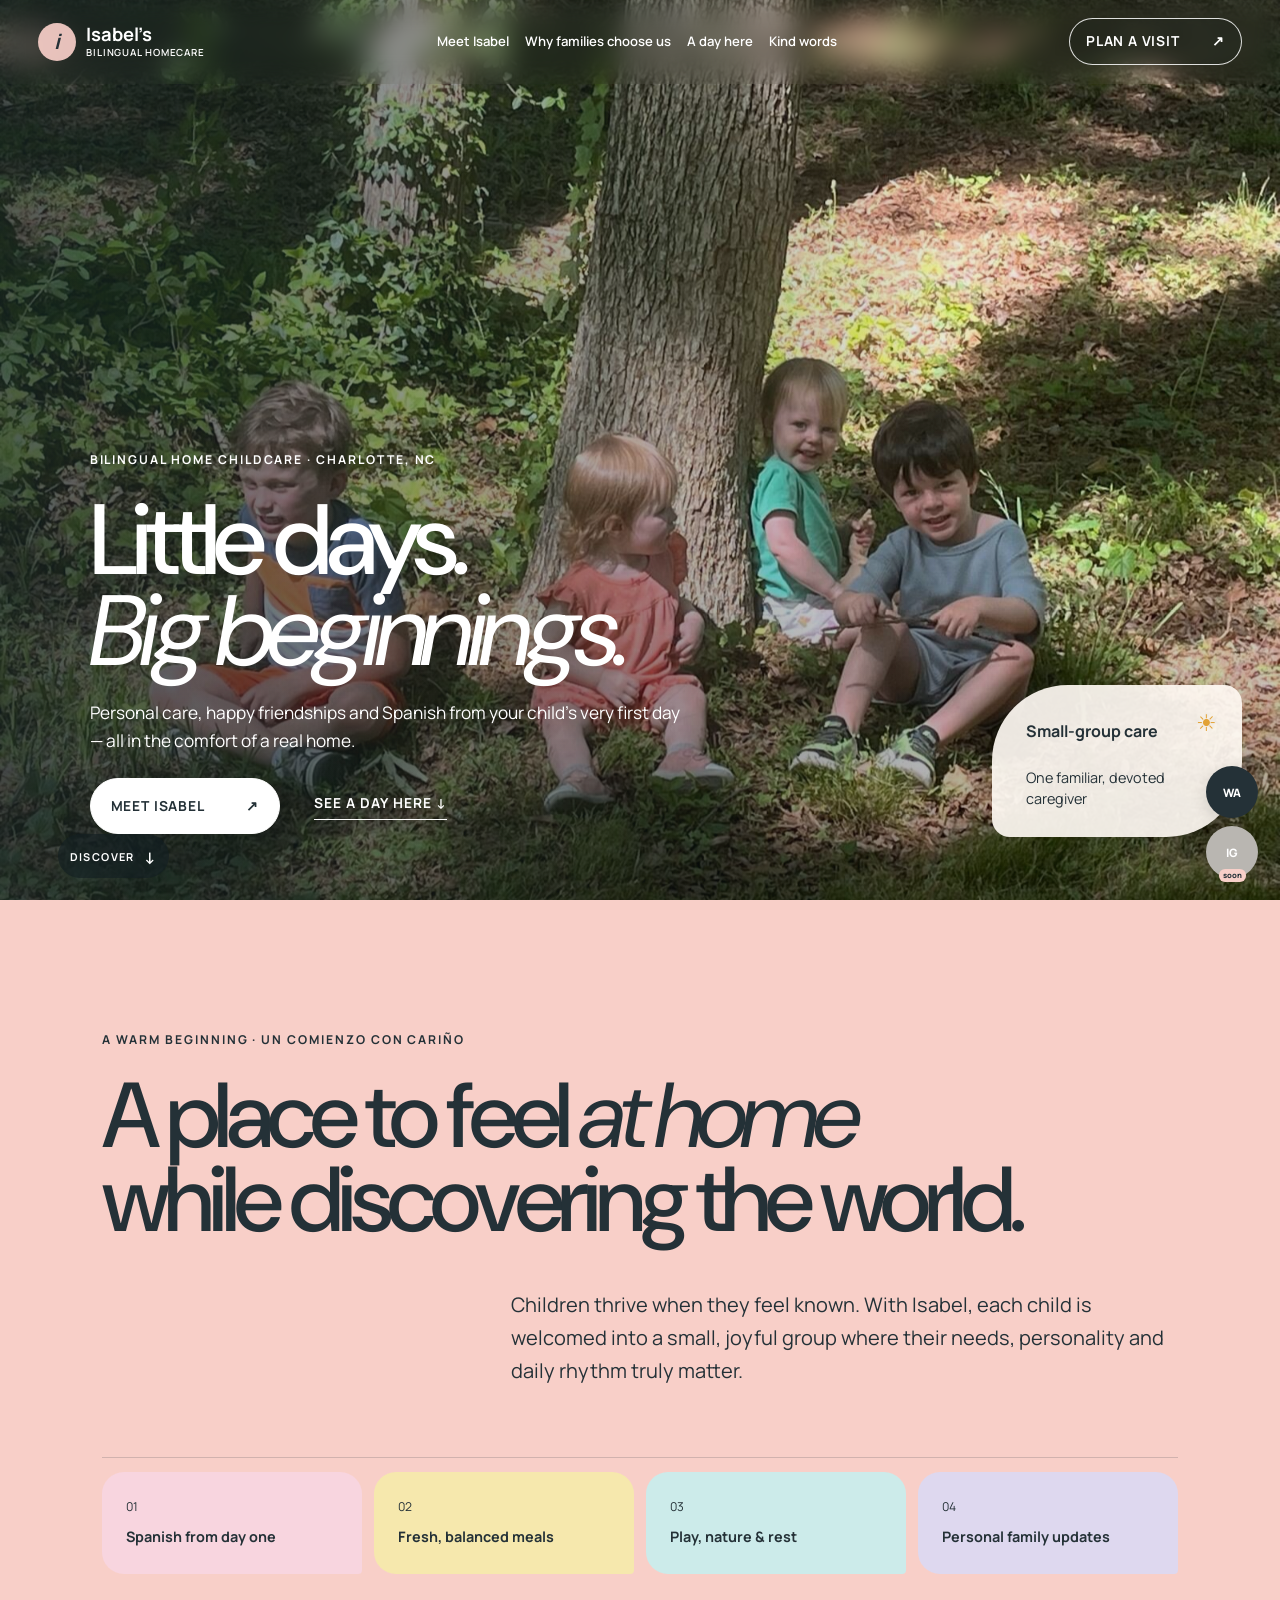
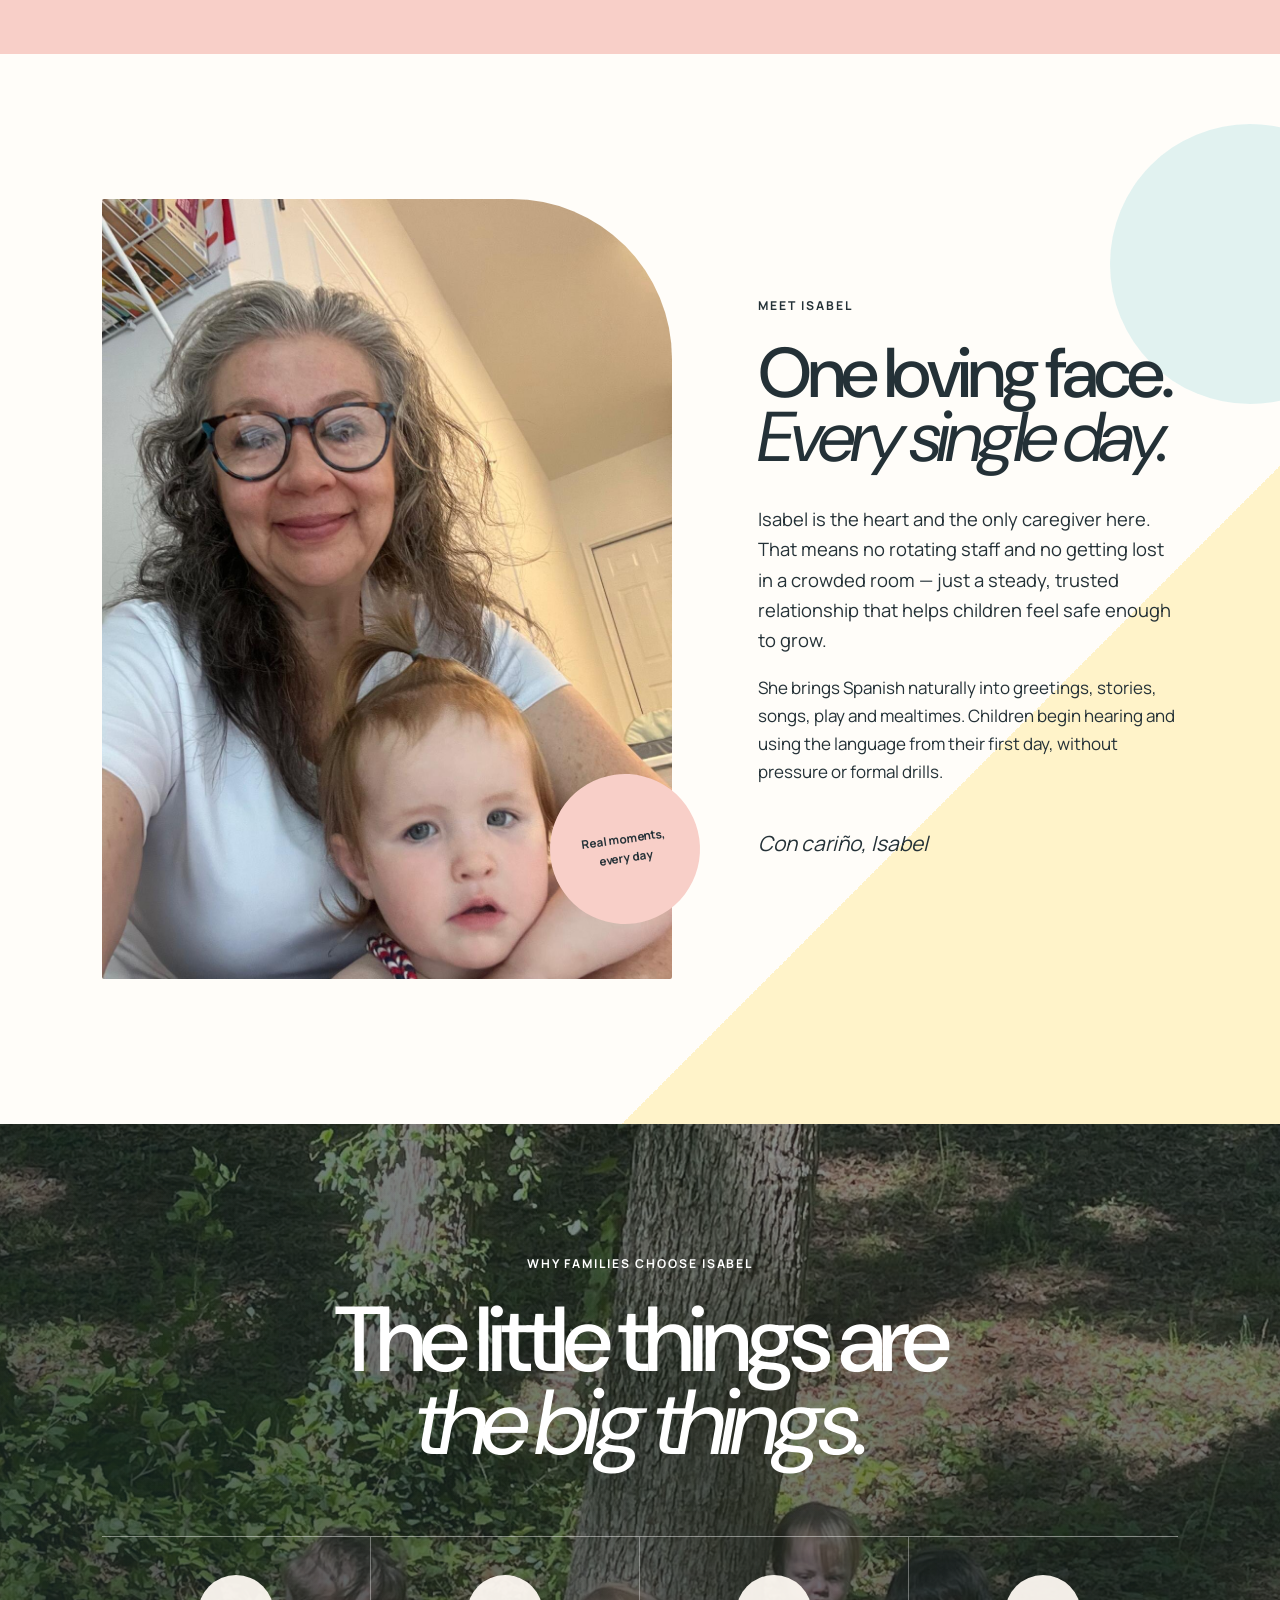
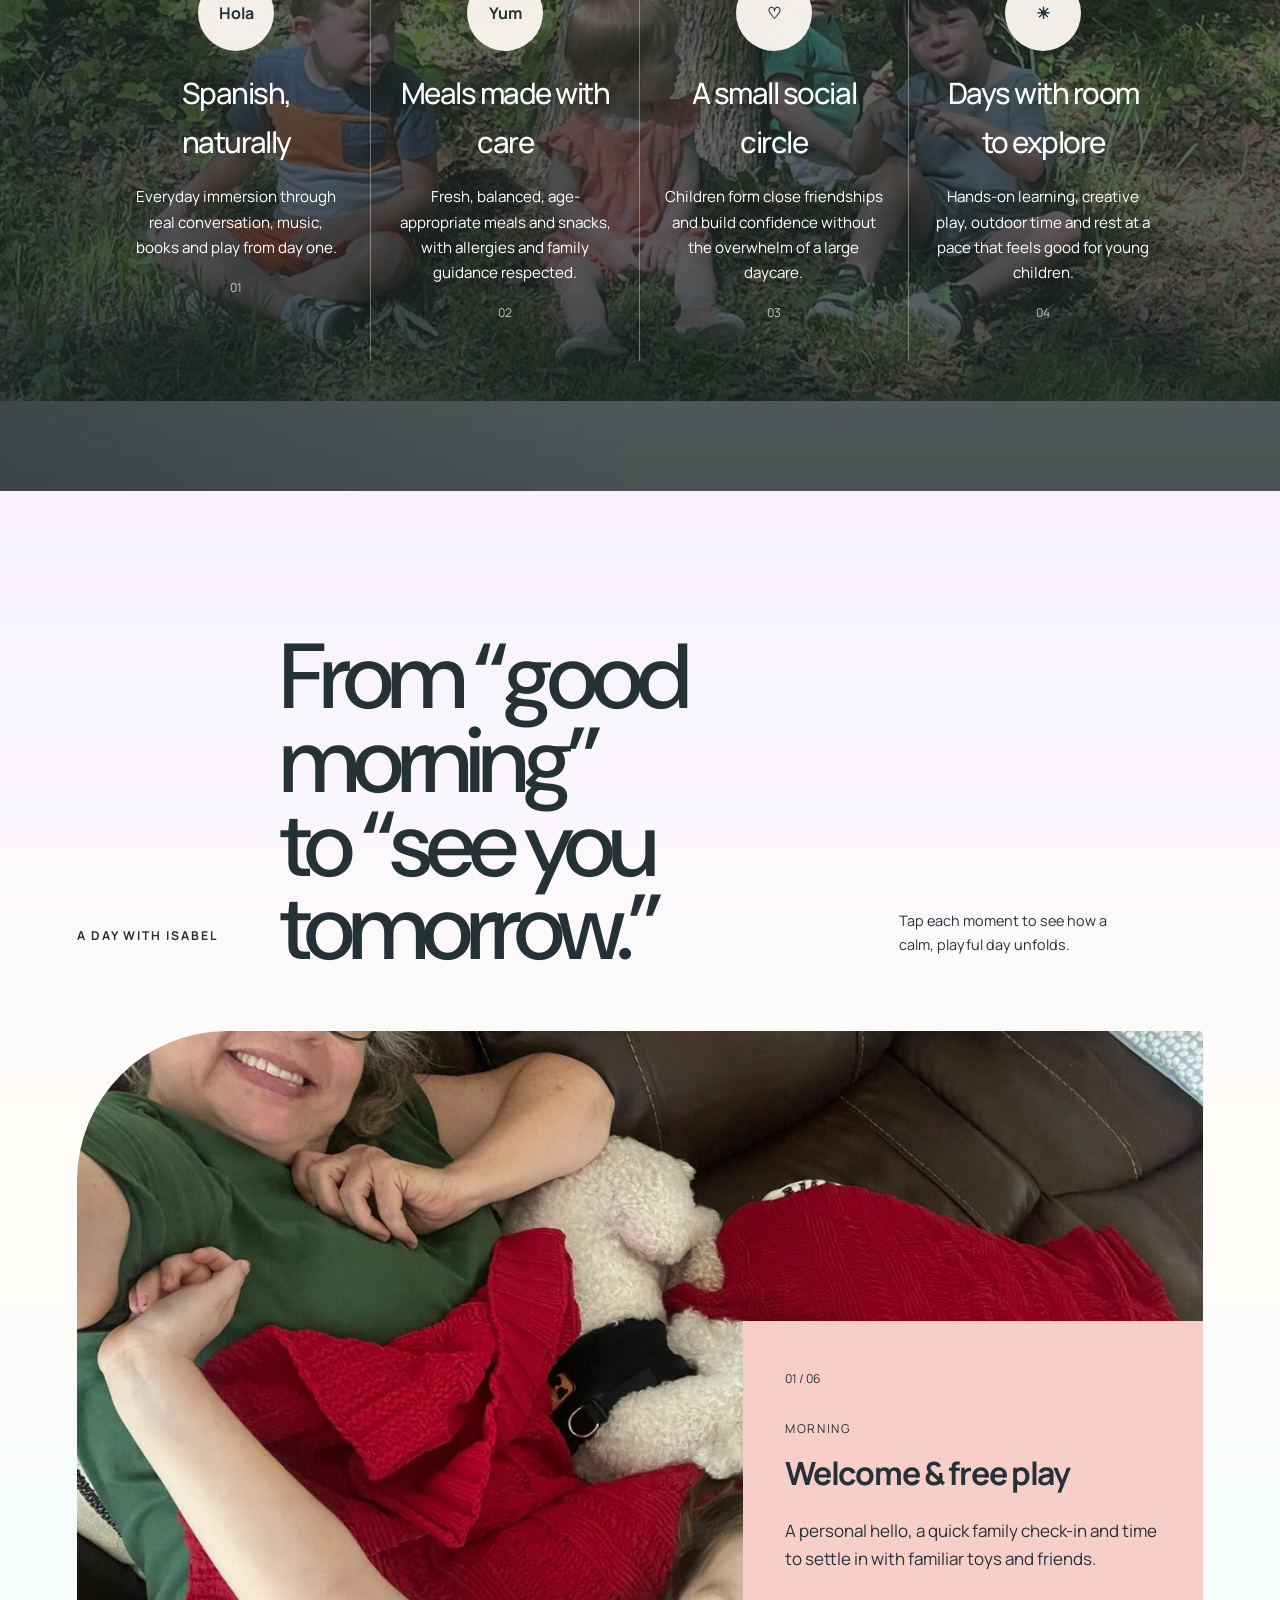
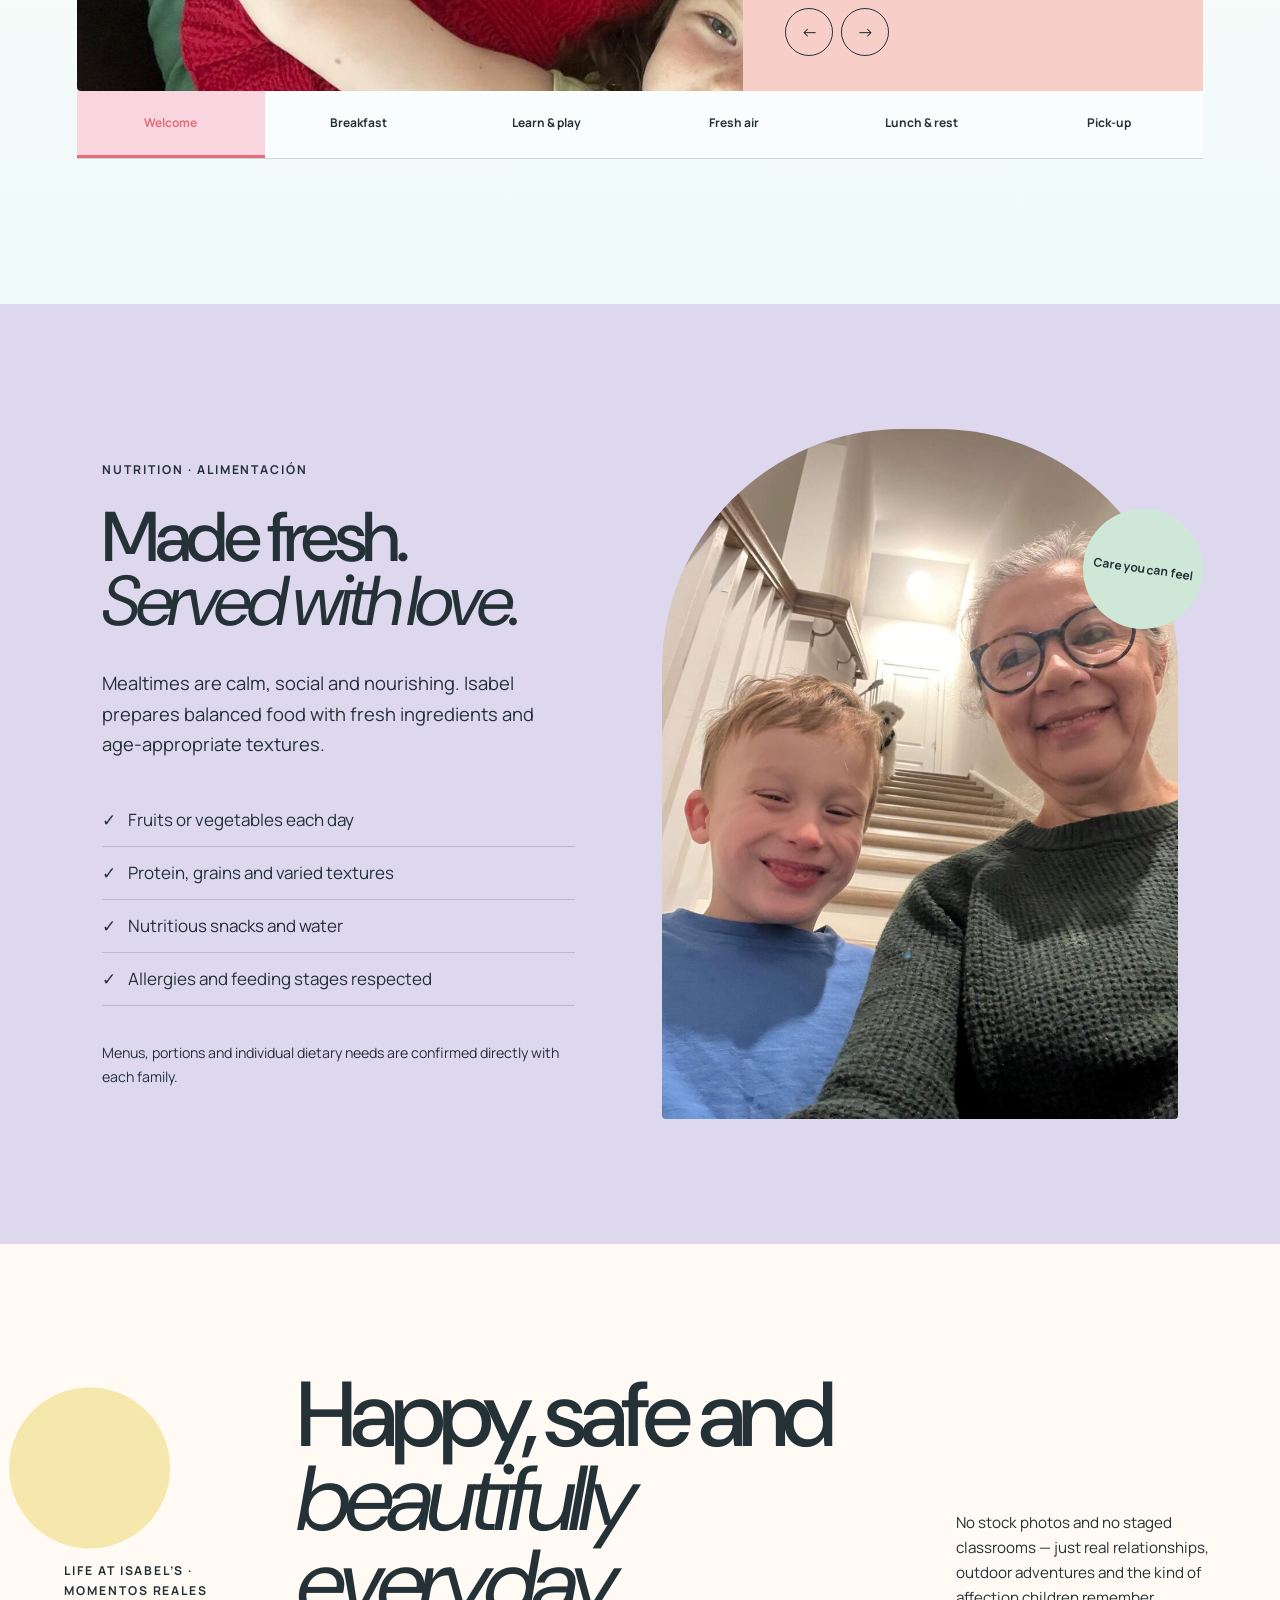
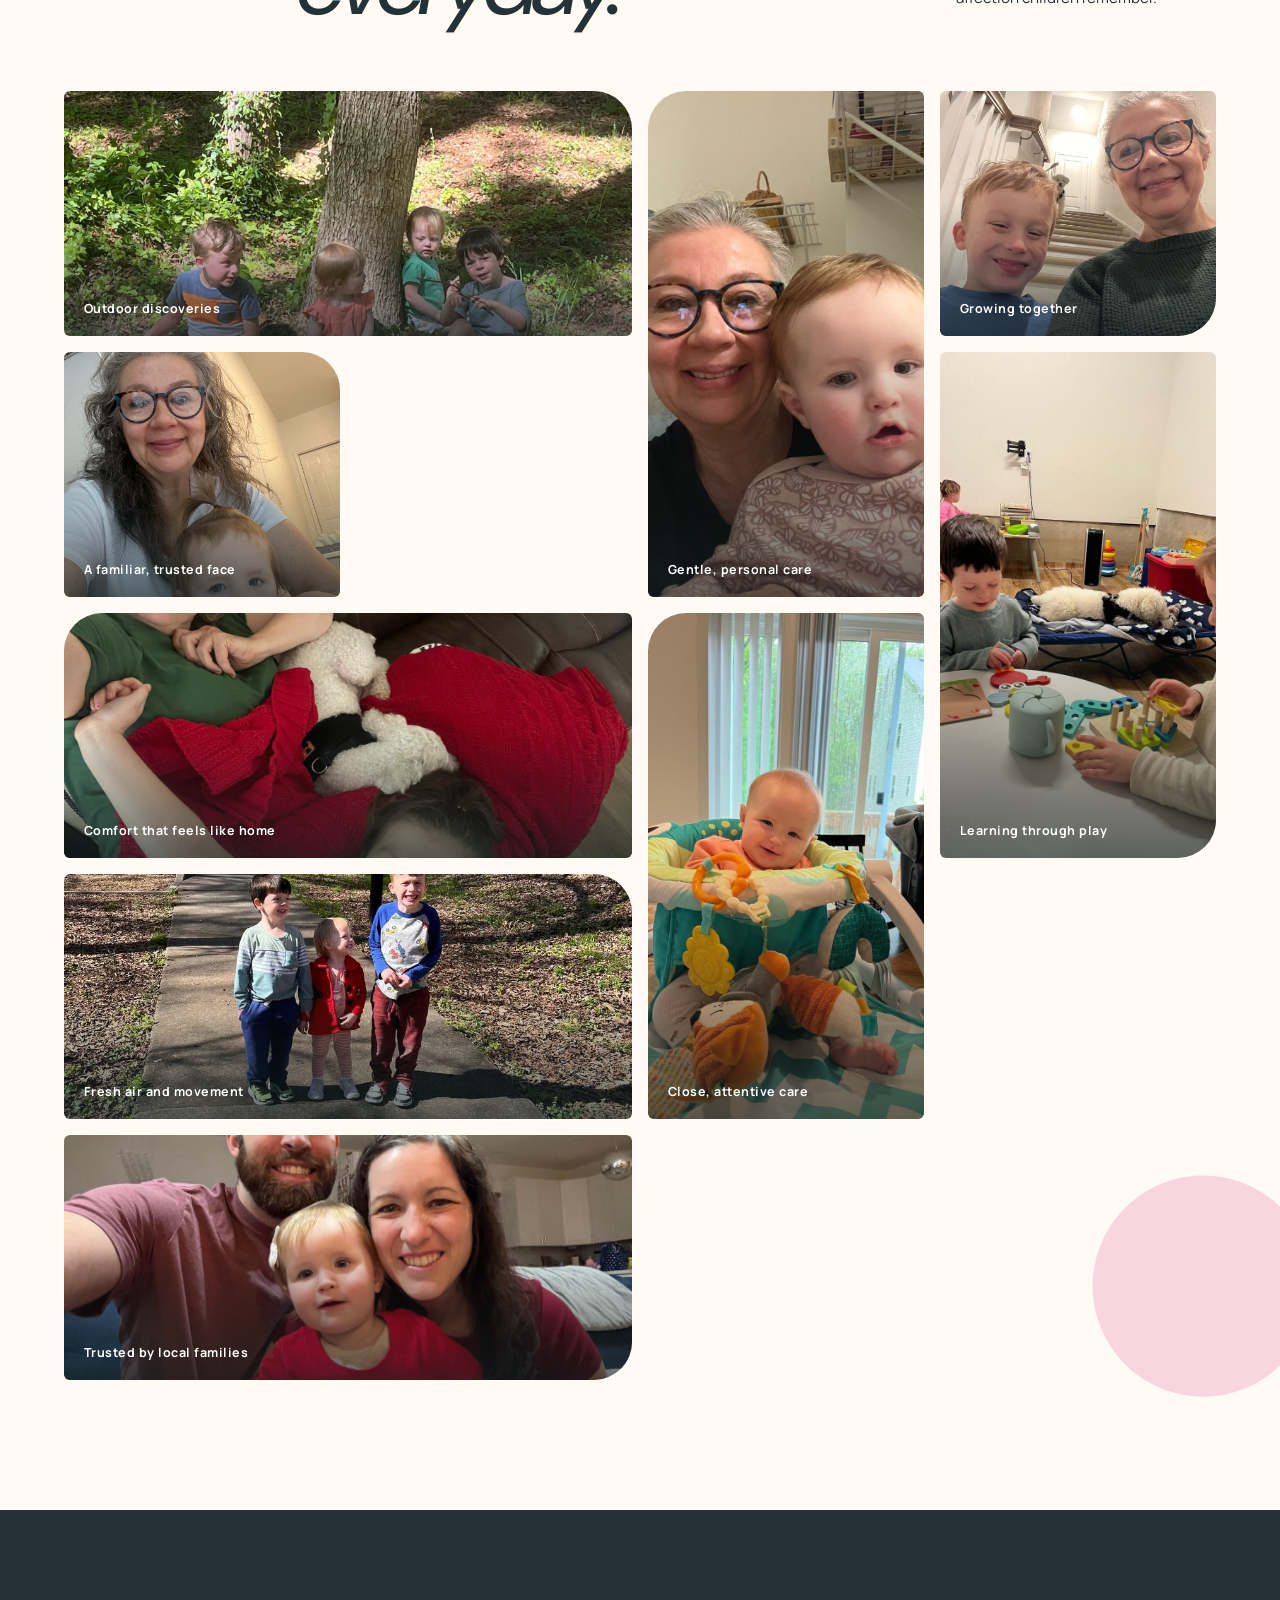
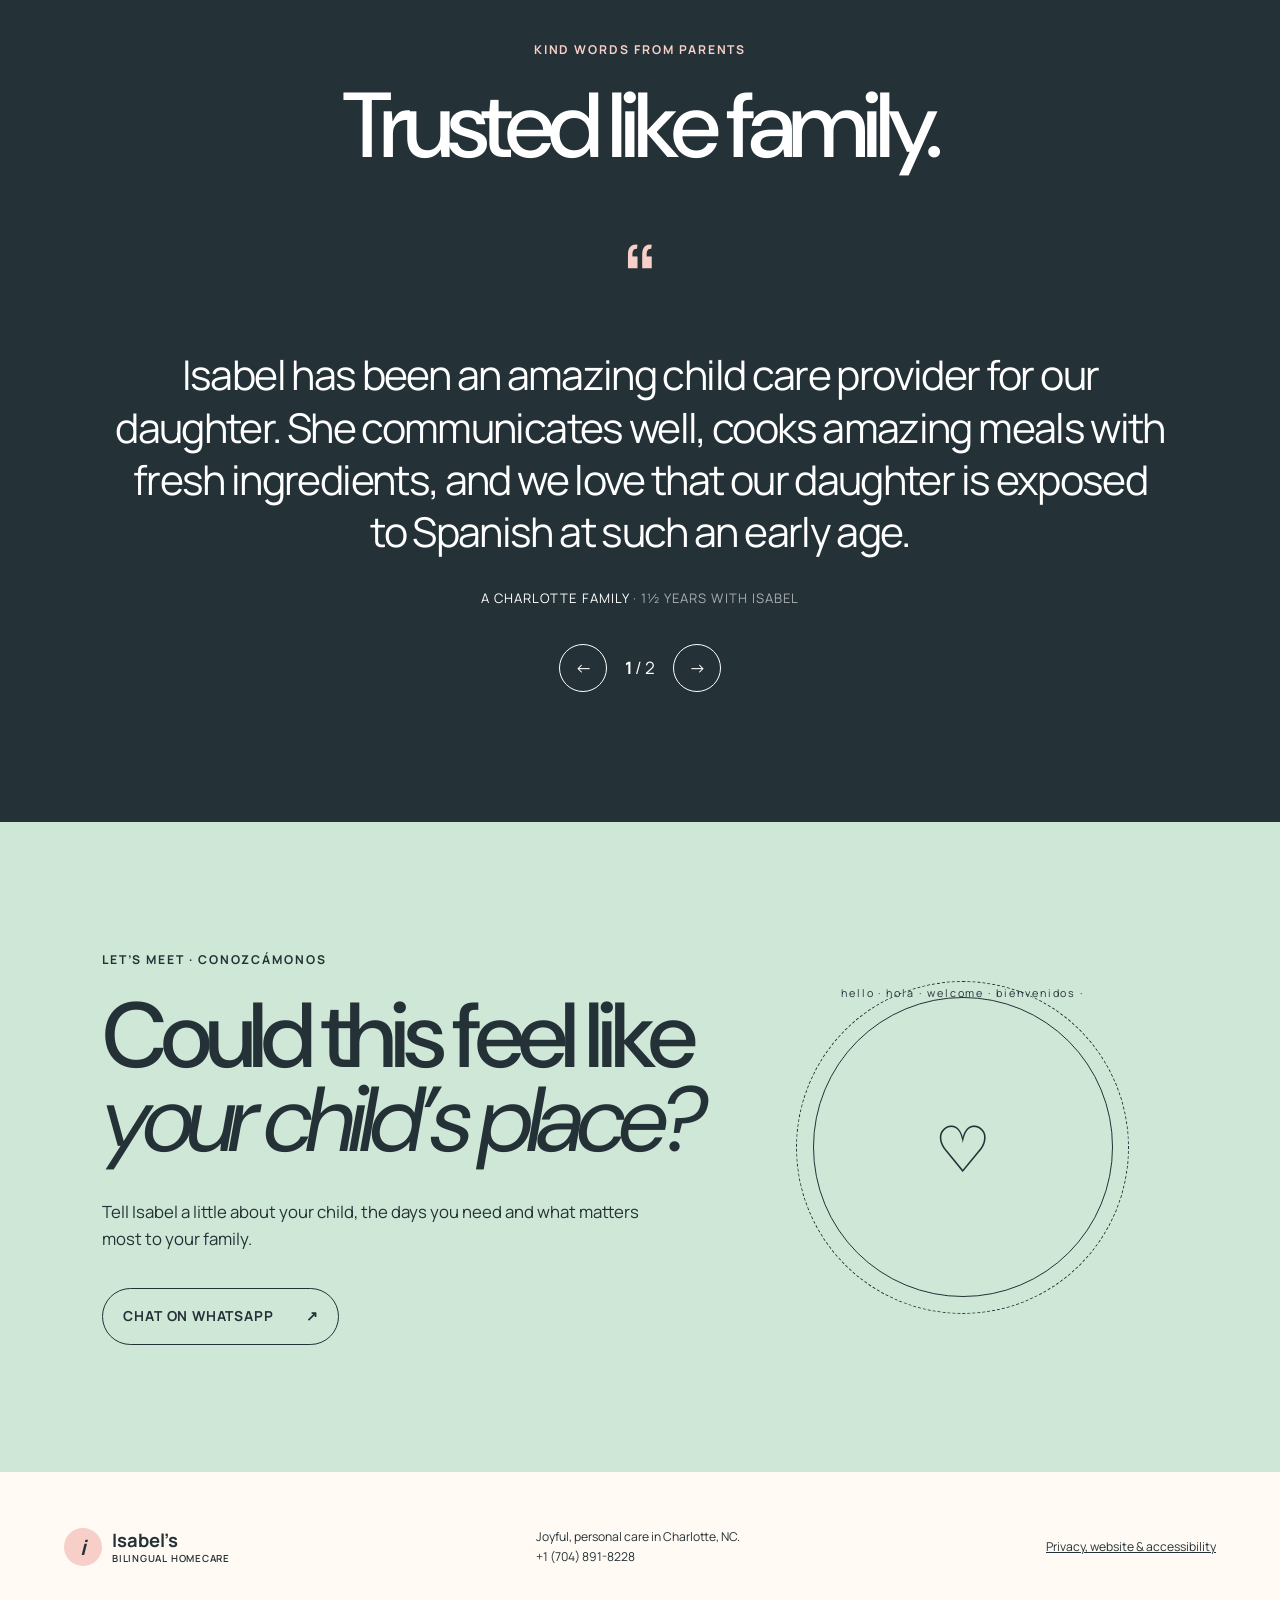
<file: index.html>
<!doctype html>
<html lang="en">
  <head>
    <meta charset="utf-8" />
    <meta name="viewport" content="width=device-width,initial-scale=1" />
    <title>Isabel’s Bilingual Homecare | Charlotte, NC</title>
    <meta
      name="description"
      content="Joyful, small-group bilingual childcare in Charlotte with Spanish from day one, balanced meals and personal care from Isabel."
    />
    <meta name="theme-color" content="#f8cfc8" />
    <link rel="preconnect" href="https://fonts.googleapis.com" />
    <link rel="preconnect" href="https://fonts.gstatic.com" crossorigin />
    <link
      href="https://fonts.googleapis.com/css2?family=DM+Sans:wght@400;500;600;700&family=Manrope:wght@400;500;600;700&display=swap"
      rel="stylesheet"
    />
    <link rel="stylesheet" href="styles.css?v=5" />
  </head>
  <body>
    <a class="skip" href="#main">Skip to content</a>
    <header class="site-header">
      <a
        class="brand"
        href="#top"
        aria-label="Isabel's Bilingual Homecare home"
      >
        <span class="brand-mark" aria-hidden="true">i</span>
        <span>Isabel’s <small>Bilingual Homecare</small></span>
      </a>
      <nav aria-label="Main navigation">
        <a href="#about">Meet Isabel</a>
        <a href="#care">Why families choose us</a>
        <a href="#day">A day here</a>
        <a href="#reviews">Kind words</a>
      </nav>
      <a
        class="button button-small"
        target="_blank"
        rel="noreferrer"
        href="https://wa.me/17048918228?text=Hello%20Isabel%2C%20I%20would%20like%20to%20schedule%20a%20visit."
        >Plan a visit <span>↗</span></a
      >
      <button
        class="menu-button"
        aria-expanded="false"
        aria-controls="mobile-nav"
      >
        <span></span><span></span><span></span><b class="sr-only">Menu</b>
      </button>
    </header>
    <div class="mobile-nav" id="mobile-nav">
      <a href="#about">Meet Isabel</a><a href="#care">Our care</a
      ><a href="#day">A day here</a><a href="#reviews">Kind words</a>
    </div>

    <main id="main">
      <section class="hero" id="top">
        <img
          class="hero-image"
          src="assets/forest-friends.jpg"
          alt="Four children enjoying a sunny nature outing together"
        />
        <div class="hero-shade"></div>
        <div class="hero-copy reveal">
          <p class="eyebrow light">Bilingual home childcare · Charlotte, NC</p>
          <h1>Little days.<br /><em>Big beginnings.</em></h1>
          <p>
            Personal care, happy friendships and Spanish from your child’s very
            first day — all in the comfort of a real home.
          </p>
          <div class="hero-actions">
            <a
              class="button button-light"
              target="_blank"
              rel="noreferrer"
              href="https://wa.me/17048918228?text=Hello%20Isabel%2C%20I%20would%20like%20to%20schedule%20a%20visit."
              >Meet Isabel <span>↗</span></a
            >
            <a class="text-link light" href="#day"
              >See a day here <span>↓</span></a
            >
          </div>
        </div>
        <div class="hero-note reveal">
          <span class="sun" aria-hidden="true">☀</span>
          <p>
            <strong>Small-group care</strong><br />One familiar, devoted
            caregiver
          </p>
        </div>
        <a class="scroll-cue" href="#welcome" aria-label="Scroll to discover"
          ><span>Discover</span><b>↓</b></a
        >
      </section>

      <section class="welcome pastel-peach" id="welcome">
        <p class="eyebrow reveal">A warm beginning · Un comienzo con cariño</p>
        <h2 class="display reveal">
          A place to feel <em>at home</em><br />while discovering the world.
        </h2>
        <p class="intro reveal">
          Children thrive when they feel known. With Isabel, each child is
          welcomed into a small, joyful group where their needs, personality and
          daily rhythm truly matter.
        </p>
        <div class="trust-strip reveal">
          <span>01 <b>Spanish from day one</b></span>
          <span>02 <b>Fresh, balanced meals</b></span>
          <span>03 <b>Play, nature & rest</b></span>
          <span>04 <b>Personal family updates</b></span>
        </div>
      </section>

      <section class="story" id="about">
        <div class="story-photo reveal">
          <img
            src="assets/isabel-meet.jpg"
            alt="Isabel smiling with a child in her care"
          />
          <span class="photo-label">Real moments, every day</span>
        </div>
        <div class="story-copy reveal">
          <p class="eyebrow">Meet Isabel</p>
          <h2>One loving face.<br /><em>Every single day.</em></h2>
          <p class="large">
            Isabel is the heart and the only caregiver here. That means no
            rotating staff and no getting lost in a crowded room — just a
            steady, trusted relationship that helps children feel safe enough to
            grow.
          </p>
          <p>
            She brings Spanish naturally into greetings, stories, songs, play
            and mealtimes. Children begin hearing and using the language from
            their first day, without pressure or formal drills.
          </p>
          <p class="signature">Con cariño, Isabel</p>
        </div>
      </section>

      <section class="care parallax-section" id="care">
        <div class="section-heading reveal">
          <p class="eyebrow">Why families choose Isabel</p>
          <h2 class="display">
            The little things are<br /><em>the big things.</em>
          </h2>
        </div>
        <div class="feature-list">
          <article class="feature reveal">
            <span>01</span>
            <div>
              <h3>Spanish, naturally</h3>
              <p>
                Everyday immersion through real conversation, music, books and
                play from day one.
              </p>
            </div>
            <b>Hola</b>
          </article>
          <article class="feature reveal">
            <span>02</span>
            <div>
              <h3>Meals made with care</h3>
              <p>
                Fresh, balanced, age-appropriate meals and snacks, with
                allergies and family guidance respected.
              </p>
            </div>
            <b>Yum</b>
          </article>
          <article class="feature reveal">
            <span>03</span>
            <div>
              <h3>A small social circle</h3>
              <p>
                Children form close friendships and build confidence without the
                overwhelm of a large daycare.
              </p>
            </div>
            <b>♡</b>
          </article>
          <article class="feature reveal">
            <span>04</span>
            <div>
              <h3>Days with room to explore</h3>
              <p>
                Hands-on learning, creative play, outdoor time and rest at a
                pace that feels good for young children.
              </p>
            </div>
            <b>☀</b>
          </article>
        </div>
      </section>

      <section class="day" id="day">
        <div class="day-heading reveal">
          <p class="eyebrow">A day with Isabel</p>
          <h2 class="display">
            From “good morning”<br />to “see you tomorrow.”
          </h2>
          <p>Tap each moment to see how a calm, playful day unfolds.</p>
        </div>
        <div class="day-stage reveal">
          <img
            class="day-image"
            src="assets/isabel-comfort.jpg"
            alt="A warm welcome and a familiar moment with Isabel"
          />
          <div class="day-card">
            <span class="day-count">01 / 06</span>
            <p class="day-time">Morning</p>
            <h3>Welcome & free play</h3>
            <p class="day-description">
              A personal hello, a quick family check-in and time to settle in
              with familiar toys and friends.
            </p>
            <div class="day-controls">
              <button class="day-prev" aria-label="Previous moment">←</button
              ><button class="day-next" aria-label="Next moment">→</button>
            </div>
          </div>
        </div>
        <div class="day-tabs" role="tablist" aria-label="Daily routine">
          <button class="active" data-step="0">Welcome</button
          ><button data-step="1">Breakfast</button
          ><button data-step="2">Learn & play</button
          ><button data-step="3">Fresh air</button
          ><button data-step="4">Lunch & rest</button
          ><button data-step="5">Pick-up</button>
        </div>
      </section>

      <section class="nutrition pastel-lavender">
        <div class="nutrition-copy reveal">
          <p class="eyebrow">Nutrition · Alimentación</p>
          <h2>Made fresh.<br /><em>Served with love.</em></h2>
          <p class="large">
            Mealtimes are calm, social and nourishing. Isabel prepares balanced
            food with fresh ingredients and age-appropriate textures.
          </p>
          <ul>
            <li>Fruits or vegetables each day</li>
            <li>Protein, grains and varied textures</li>
            <li>Nutritious snacks and water</li>
            <li>Allergies and feeding stages respected</li>
          </ul>
          <small
            >Menus, portions and individual dietary needs are confirmed directly
            with each family.</small
          >
        </div>
        <div class="nutrition-photo reveal">
          <img
            src="assets/isabel-smiles.jpg"
            alt="Isabel smiling with a child in her care"
          /><span>Care you can feel</span>
        </div>
      </section>

      <section class="moments" id="moments">
        <div class="moments-heading reveal">
          <p class="eyebrow">Life at Isabel’s · Momentos reales</p>
          <h2 class="display">
            Happy, safe and<br /><em>beautifully everyday.</em>
          </h2>
          <p>
            No stock photos and no staged classrooms — just real relationships,
            outdoor adventures and the kind of affection children remember.
          </p>
        </div>
        <div class="moments-grid">
          <figure class="moment moment-wide reveal">
            <img
              src="assets/nature-circle.jpg"
              alt="Four children sitting together beneath a tree during outdoor play"
            />
            <figcaption>Outdoor discoveries</figcaption>
          </figure>
          <figure class="moment moment-tall reveal">
            <img
              src="assets/isabel-baby.jpg"
              alt="Isabel smiling while holding a baby"
            />
            <figcaption>Gentle, personal care</figcaption>
          </figure>
          <figure class="moment reveal">
            <img
              src="assets/isabel-boy.jpg"
              alt="Isabel smiling together with a child"
            />
            <figcaption>Growing together</figcaption>
          </figure>
          <figure class="moment reveal">
            <img
              src="assets/isabel-toddler.jpg"
              alt="Isabel spending a calm moment with a toddler"
            />
            <figcaption>A familiar, trusted face</figcaption>
          </figure>
          <figure class="moment moment-wide reveal">
            <img
              src="assets/isabel-comfort.jpg"
              alt="A warm and playful moment with Isabel, a child and the homecare dog"
            />
            <figcaption>Comfort that feels like home</figcaption>
          </figure>
          <figure class="moment reveal">
            <img
              src="assets/learning-play.jpg"
              alt="Children learning together through hands-on play"
            />
            <figcaption>Learning through play</figcaption>
          </figure>
          <figure class="moment moment-wide reveal">
            <img
              src="assets/park-day.jpg"
              alt="Children enjoying fresh air and movement at the park"
            />
            <figcaption>Fresh air and movement</figcaption>
          </figure>
          <figure class="moment reveal">
            <img
              src="assets/baby-care.jpg"
              alt="Isabel sharing an outdoor moment with children"
            />
            <figcaption>Close, attentive care</figcaption>
          </figure>
          <figure class="moment moment-wide reveal">
            <img
              src="assets/review-family.jpg"
              alt="A family who shared their experience with Isabel"
            />
            <figcaption>Trusted by local families</figcaption>
          </figure>
        </div>
      </section>

      <section class="reviews" id="reviews">
        <div class="section-heading reveal">
          <p class="eyebrow">Kind words from parents</p>
          <h2 class="display">Trusted like family.</h2>
        </div>
        <div class="review-slider reveal">
          <article class="review active">
            <div class="quote-mark">“</div>
            <blockquote>
              Isabel has been an amazing child care provider for our daughter.
              She communicates well, cooks amazing meals with fresh ingredients,
              and we love that our daughter is exposed to Spanish at such an
              early age.
            </blockquote>
            <p>A Charlotte family <span>· 1½ years with Isabel</span></p>
          </article>
          <article class="review">
            <div class="quote-mark">“</div>
            <blockquote>
              She quickly became so much more than our daughter’s nanny — she
              became family. She is dependable, nurturing, patient, and truly
              has a gift for connecting with children.
            </blockquote>
            <p>Taylor Broadwater</p>
          </article>
          <div class="review-controls">
            <button class="review-prev" aria-label="Previous testimonial">
              ←</button
            ><span><b>1</b> / 2</span
            ><button class="review-next" aria-label="Next testimonial">
              →
            </button>
          </div>
        </div>
      </section>

      <section class="contact pastel-mint" id="contact">
        <div class="contact-copy reveal">
          <p class="eyebrow">Let’s meet · Conozcámonos</p>
          <h2 class="display">
            Could this feel like<br /><em>your child’s place?</em>
          </h2>
          <p>
            Tell Isabel a little about your child, the days you need and what
            matters most to your family.
          </p>
          <a
            class="button"
            target="_blank"
            rel="noreferrer"
            href="https://wa.me/17048918228?text=Hello%20Isabel%2C%20I%20am%20interested%20in%20your%20bilingual%20homecare."
            >Chat on WhatsApp <span>↗</span></a
          >
        </div>
        <div class="contact-orbit reveal" aria-hidden="true">
          <div class="orbit">hello · hola · welcome · bienvenidos ·</div>
          <span>♡</span>
        </div>
      </section>
    </main>

    <aside class="floating-contact">
      <a
        href="https://wa.me/17048918228?text=Hello%20Isabel%2C%20I%20am%20interested%20in%20your%20bilingual%20homecare."
        target="_blank"
        rel="noreferrer"
        aria-label="Contact Isabel on WhatsApp"
        >WA</a
      >
      <span title="Instagram profile coming soon">IG<small>soon</small></span>
    </aside>
    <footer>
      <a class="brand" href="#top"
        ><span class="brand-mark">i</span
        ><span>Isabel’s <small>Bilingual Homecare</small></span></a
      >
      <p>
        Joyful, personal care in Charlotte, NC.<br /><a href="tel:+17048918228"
          >+1 (704) 891-8228</a
        >
      </p>
      <a class="legal-link" href="privacy.html"
        >Privacy, website & accessibility</a
      >
    </footer>
    <script src="script.js?v=5"></script>
  </body>
</html>
</file>
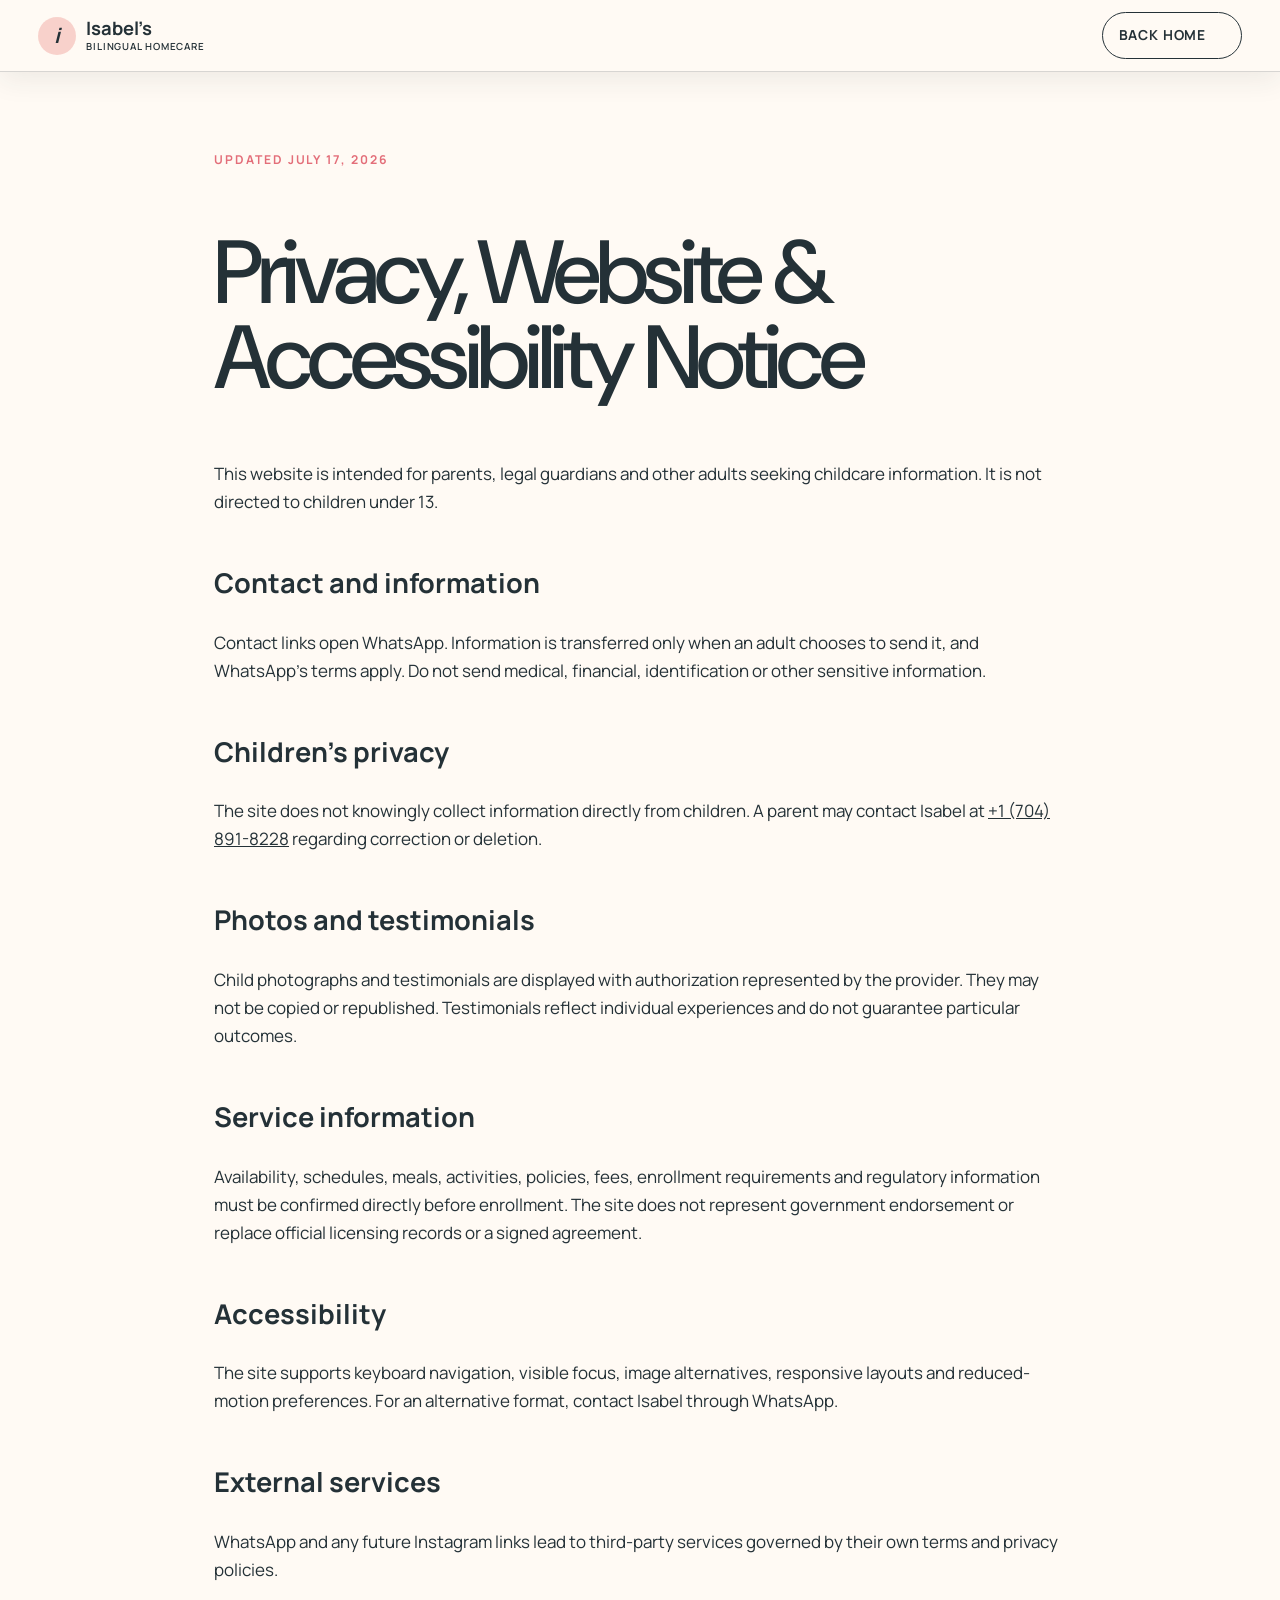
<file: privacy.html>
<!doctype html>
<html lang="en">
  <head>
    <meta charset="utf-8" />
    <meta name="viewport" content="width=device-width,initial-scale=1" />
    <title>Privacy & Website Notice | Isabel’s Bilingual Homecare</title>
    <link rel="preconnect" href="https://fonts.googleapis.com" />
    <link rel="preconnect" href="https://fonts.gstatic.com" crossorigin />
    <link
      href="https://fonts.googleapis.com/css2?family=DM+Sans:wght@400;500;600&family=Manrope:wght@400;500;600&display=swap"
      rel="stylesheet"
    />
    <link rel="stylesheet" href="styles.css" />
    <style>
      .legal {
        max-width: 900px;
        margin: auto;
        padding: 150px 24px 120px;
      }
      .legal h1 {
        font: 500 clamp(3rem, 7vw, 6rem) / 0.95 "DM Sans";
        letter-spacing: -0.06em;
      }
      .legal h2 {
        font-size: 1.7rem;
        margin-top: 45px;
      }
      .legal a {
        text-decoration: underline;
      }
      .legal .eyebrow {
        color: var(--rose);
      }
    </style>
  </head>
  <body>
    <header class="site-header scrolled">
      <a class="brand" href="index.html"
        ><span class="brand-mark">i</span
        ><span>Isabel’s <small>Bilingual Homecare</small></span></a
      ><a class="button button-small" href="index.html">Back home</a>
    </header>
    <main class="legal">
      <p class="eyebrow">Updated July 17, 2026</p>
      <h1>Privacy, Website & Accessibility Notice</h1>
      <p>
        This website is intended for parents, legal guardians and other adults
        seeking childcare information. It is not directed to children under 13.
      </p>
      <h2>Contact and information</h2>
      <p>
        Contact links open WhatsApp. Information is transferred only when an
        adult chooses to send it, and WhatsApp’s terms apply. Do not send
        medical, financial, identification or other sensitive information.
      </p>
      <h2>Children’s privacy</h2>
      <p>
        The site does not knowingly collect information directly from children.
        A parent may contact Isabel at
        <a href="https://wa.me/17048918228">+1 (704) 891-8228</a> regarding
        correction or deletion.
      </p>
      <h2>Photos and testimonials</h2>
      <p>
        Child photographs and testimonials are displayed with authorization
        represented by the provider. They may not be copied or republished.
        Testimonials reflect individual experiences and do not guarantee
        particular outcomes.
      </p>
      <h2>Service information</h2>
      <p>
        Availability, schedules, meals, activities, policies, fees, enrollment
        requirements and regulatory information must be confirmed directly
        before enrollment. The site does not represent government endorsement or
        replace official licensing records or a signed agreement.
      </p>
      <h2>Accessibility</h2>
      <p>
        The site supports keyboard navigation, visible focus, image
        alternatives, responsive layouts and reduced-motion preferences. For an
        alternative format, contact Isabel through WhatsApp.
      </p>
      <h2>External services</h2>
      <p>
        WhatsApp and any future Instagram links lead to third-party services
        governed by their own terms and privacy policies.
      </p>
    </main>
  </body>
</html>
</file>
<file: styles.css>
:root {
  --ink: #243137;
  --cream: #fffaf4;
  --paper: #fffdf9;
  --peach: #f8cfc8;
  --sky: #cfe7f2;
  --mint: #cfe7d7;
  --lavender: #ded8ef;
  --butter: #f6e8ad;
  --blush: #f8d5df;
  --aqua: #ccebea;
  --rose: #e36e79;
  --blue: #376c7d;
  --line: rgba(36, 49, 55, 0.18);
}
* {
  box-sizing: border-box;
}
html {
  scroll-behavior: smooth;
}
body {
  margin: 0;
  background: var(--cream);
  color: var(--ink);
  font:
    16px/1.65 "Manrope",
    sans-serif;
  overflow-x: hidden;
}
img {
  display: block;
  width: 100%;
  object-fit: cover;
}
a {
  color: inherit;
  text-decoration: none;
}
button {
  font: inherit;
  color: inherit;
}
.sr-only {
  position: absolute;
  width: 1px;
  height: 1px;
  padding: 0;
  margin: -1px;
  overflow: hidden;
  clip: rect(0, 0, 0, 0);
  white-space: nowrap;
  border: 0;
}
.skip {
  position: fixed;
  top: -70px;
  left: 20px;
  background: #fff;
  padding: 10px 16px;
  z-index: 100;
  border: 2px solid var(--ink);
}
.skip:focus {
  top: 12px;
}
.site-header {
  height: 84px;
  padding: 0 4vw;
  display: flex;
  align-items: center;
  justify-content: space-between;
  gap: 28px;
  background: rgba(255, 250, 244, 0.93);
  backdrop-filter: blur(12px);
  position: fixed;
  top: 0;
  width: 100%;
  z-index: 50;
  border-bottom: 1px solid transparent;
  transition: 0.3s;
}
.site-header.scrolled {
  height: 72px;
  border-color: var(--line);
}
.brand {
  display: flex;
  align-items: center;
  gap: 10px;
  font-size: 1.15rem;
  font-weight: 700;
  line-height: 1;
}
.brand small {
  display: block;
  font-size: 0.61rem;
  font-weight: 600;
  letter-spacing: 0.08em;
  text-transform: uppercase;
  margin-top: 5px;
}
.brand-mark {
  width: 38px;
  height: 38px;
  border-radius: 50%;
  display: grid;
  place-items: center;
  background: var(--peach);
  font-size: 1.3rem;
  font-weight: 700;
  font-style: italic;
}
.site-header nav {
  display: flex;
  gap: 30px;
  font-size: 0.84rem;
  font-weight: 600;
}
.site-header nav a {
  position: relative;
}
.site-header nav a:after {
  content: "";
  height: 1px;
  width: 0;
  background: var(--ink);
  position: absolute;
  left: 0;
  bottom: -5px;
  transition: 0.25s;
}
.site-header nav a:hover:after {
  width: 100%;
}
.button {
  display: inline-flex;
  align-items: center;
  justify-content: space-between;
  gap: 32px;
  min-width: 190px;
  padding: 16px 20px;
  border: 1px solid var(--ink);
  border-radius: 999px;
  font-size: 0.83rem;
  font-weight: 700;
  text-transform: uppercase;
  letter-spacing: 0.06em;
  transition: 0.25s;
}
.button:hover {
  background: var(--ink);
  color: white;
  transform: translateY(-2px);
}
.button-small {
  padding: 11px 16px;
  min-width: 150px;
}
.menu-button,
.mobile-nav {
  display: none;
}
.hero {
  height: 100svh;
  min-height: 700px;
  position: relative;
  color: white;
  overflow: hidden;
}
.hero-image {
  height: 100%;
  animation: heroZoom 14s ease-out both;
}
.hero-shade {
  position: absolute;
  inset: 0;
  background:
    linear-gradient(
      90deg,
      rgba(22, 35, 37, 0.74) 0%,
      rgba(22, 35, 37, 0.35) 48%,
      rgba(22, 35, 37, 0.08) 75%
    ),
    linear-gradient(0deg, rgba(0, 0, 0, 0.34), transparent 45%);
}
.hero-copy {
  position: absolute;
  left: 7vw;
  top: 50%;
  transform: translateY(-46%);
  max-width: 820px;
}
.eyebrow {
  text-transform: uppercase;
  font-size: 0.72rem;
  letter-spacing: 0.16em;
  font-weight: 700;
  margin: 0 0 25px;
}
.eyebrow.light,
.text-link.light {
  color: white;
}
.hero h1,
.display,
.story h2,
.nutrition h2 {
  font-family: "DM Sans", sans-serif;
  font-weight: 500;
  letter-spacing: -0.065em;
  line-height: 0.91;
}
.hero h1 {
  font-size: clamp(4rem, 8.7vw, 9.5rem);
  margin: 0;
}
.hero h1 em,
.display em,
.story h2 em,
.nutrition h2 em {
  font-weight: 400;
  font-style: italic;
}
.hero-copy > p:not(.eyebrow) {
  font-size: clamp(1rem, 1.4vw, 1.25rem);
  max-width: 590px;
  margin: 30px 0;
}
.hero-actions {
  display: flex;
  align-items: center;
  gap: 34px;
}
.button-light {
  border-color: white;
  background: white;
  color: var(--ink);
}
.button-light:hover {
  background: var(--peach);
  color: var(--ink);
  border-color: var(--peach);
}
.text-link {
  font-size: 0.82rem;
  text-transform: uppercase;
  letter-spacing: 0.08em;
  font-weight: 700;
  border-bottom: 1px solid;
  padding-bottom: 4px;
}
.hero-note {
  position: absolute;
  right: 4vw;
  bottom: 6vh;
  background: rgba(255, 250, 244, 0.92);
  color: var(--ink);
  border-radius: 50%;
  width: 190px;
  height: 190px;
  padding: 28px;
  display: flex;
  flex-direction: column;
  justify-content: center;
  transform: rotate(6deg);
}
.hero-note .sun {
  font-size: 2rem;
  color: #e2a236;
}
.hero-note p {
  font-size: 0.76rem;
  line-height: 1.5;
  margin: 7px 0;
}
.scroll-cue {
  position: absolute;
  bottom: 0;
  left: 4vw;
  display: flex;
  flex-direction: column;
  align-items: center;
  text-transform: uppercase;
  letter-spacing: 0.13em;
  font-size: 0.6rem;
  gap: 12px;
}
.scroll-cue b {
  height: 45px;
  border-left: 1px solid white;
  padding-left: 7px;
}
.pastel-peach {
  background: var(--peach);
}
.pastel-sky {
  background: var(--sky);
}
.pastel-lavender {
  background: var(--lavender);
}
.pastel-mint {
  background: var(--mint);
}
.welcome {
  padding: 130px 8vw 80px;
}
.display {
  font-size: clamp(3.5rem, 7.2vw, 8rem);
  margin: 0;
}
.intro {
  max-width: 760px;
  font-size: 1.25rem;
  margin: 45px 0 70px 38%;
}
.trust-strip {
  border-top: 1px solid var(--line);
  display: grid;
  grid-template-columns: repeat(4, 1fr);
  gap: 12px;
  padding-top: 14px;
}
.trust-strip span {
  padding: 25px 24px;
  font-size: 0.68rem;
  border-radius: 22px 22px 4px 22px;
  transition:
    transform 0.3s ease,
    border-radius 0.3s ease;
}
.trust-strip span:hover {
  transform: translateY(-4px);
  border-radius: 4px 22px 22px 22px;
}
.trust-strip span:nth-child(1) {
  background: var(--blush);
}
.trust-strip span:nth-child(2) {
  background: var(--butter);
}
.trust-strip span:nth-child(3) {
  background: var(--aqua);
}
.trust-strip span:nth-child(4) {
  background: var(--lavender);
}
.trust-strip b {
  display: block;
  font-size: 0.9rem;
  margin-top: 8px;
}
.story {
  padding: 145px 8vw;
  display: grid;
  grid-template-columns: 53% 39%;
  gap: 8%;
  align-items: center;
  position: relative;
  overflow: hidden;
  background: linear-gradient(135deg, var(--paper) 0 72%, #fff3c9 72% 100%);
}
.story::before {
  content: "";
  position: absolute;
  width: 280px;
  height: 280px;
  right: -110px;
  top: 70px;
  border-radius: 50%;
  background: var(--aqua);
  opacity: 0.58;
  pointer-events: none;
}
.story > * {
  position: relative;
  z-index: 1;
}
.story-photo {
  position: relative;
}
.story-photo img {
  height: min(74vw, 780px);
  border-radius: 2px 160px 2px 2px;
  object-position: center 30%;
}
.photo-label {
  position: absolute;
  right: -28px;
  bottom: 55px;
  background: var(--peach);
  width: 150px;
  height: 150px;
  border-radius: 50%;
  display: grid;
  place-items: center;
  text-align: center;
  font-size: 0.73rem;
  font-weight: 700;
  padding: 20px;
  transform: rotate(-8deg);
}
.story h2,
.nutrition h2 {
  font-size: clamp(3.3rem, 5.5vw, 6.2rem);
  margin: 0 0 35px;
}
.large {
  font-size: 1.15rem;
}
.signature {
  font-size: 1.3rem;
  font-style: italic;
  margin-top: 40px;
}
.care {
  padding: 130px 8vw;
}
.section-heading {
  margin-bottom: 70px;
}
.feature-list {
  border-top: 1px solid var(--line);
}
.feature {
  display: grid;
  grid-template-columns: 7% 43% 1fr 90px;
  align-items: center;
  padding: 25px 0;
  border-bottom: 1px solid var(--line);
  transition: 0.25s;
}
.feature:hover {
  padding-left: 12px;
  background: rgba(255, 255, 255, 0.18);
}
.feature > span {
  font-size: 0.68rem;
}
.feature h3 {
  font-size: clamp(1.7rem, 3vw, 3.2rem);
  letter-spacing: -0.05em;
  margin: 0;
  font-weight: 500;
}
.feature p {
  margin: 0;
  max-width: 420px;
  font-size: 0.9rem;
}
.feature > b {
  width: 70px;
  height: 70px;
  border-radius: 50%;
  background: var(--paper);
  display: grid;
  place-items: center;
  font-size: 1rem;
}
.feature:nth-child(1) > b {
  background: var(--blush);
}
.feature:nth-child(2) > b {
  background: var(--butter);
}
.feature:nth-child(3) > b {
  background: var(--aqua);
}
.feature:nth-child(4) > b {
  background: var(--lavender);
}
.day {
  padding: 145px 6vw;
  background: linear-gradient(
    180deg,
    #f7f2ff 0%,
    var(--paper) 48%,
    #eefafa 100%
  );
}
.day-heading {
  display: grid;
  grid-template-columns: 18% 55% 1fr;
  align-items: end;
  margin-bottom: 60px;
}
.day-heading p:last-child {
  font-size: 0.9rem;
  max-width: 240px;
}
.day-stage {
  height: 660px;
  position: relative;
}
.day-stage > img {
  height: 100%;
  border-radius: 150px 4px 4px 4px;
}
.day-card {
  position: absolute;
  right: 0;
  bottom: 0;
  background: var(--peach);
  width: min(460px, 42%);
  min-height: 370px;
  padding: 42px;
}
.day-count {
  font-size: 0.7rem;
}
.day-time {
  text-transform: uppercase;
  letter-spacing: 0.13em;
  font-size: 0.67rem;
  margin: 28px 0 8px;
}
.day-card h3 {
  font-size: 2rem;
  letter-spacing: -0.04em;
  margin: 0 0 16px;
}
.day-controls {
  display: flex;
  gap: 8px;
  position: absolute;
  bottom: 35px;
}
.day-controls button,
.review-controls button {
  width: 48px;
  height: 48px;
  border-radius: 50%;
  border: 1px solid var(--ink);
  background: transparent;
  cursor: pointer;
}
.day-tabs {
  display: grid;
  grid-template-columns: repeat(6, 1fr);
  border-bottom: 1px solid var(--line);
}
.day-tabs button {
  border: 0;
  background: rgba(255, 255, 255, 0.64);
  padding: 22px 5px;
  border-bottom: 3px solid transparent;
  cursor: pointer;
  font-size: 0.75rem;
  font-weight: 700;
}
.day-tabs button.active {
  border-color: var(--rose);
  color: var(--rose);
  background: var(--blush);
}
.nutrition {
  padding: 125px 8vw;
  display: grid;
  grid-template-columns: 44% 48%;
  gap: 8%;
  align-items: center;
}
.nutrition ul {
  list-style: none;
  padding: 0;
  margin: 35px 0;
}
.nutrition li {
  padding: 12px 0;
  border-bottom: 1px solid var(--line);
}
.nutrition li:before {
  content: "✓";
  margin-right: 12px;
}
.nutrition small {
  display: block;
  max-width: 530px;
}
.nutrition-photo {
  position: relative;
}
.nutrition-photo img {
  height: 690px;
  border-radius: 240px 240px 4px 4px;
}
.nutrition-photo span {
  position: absolute;
  right: -25px;
  top: 80px;
  width: 120px;
  height: 120px;
  border-radius: 50%;
  background: var(--mint);
  display: grid;
  place-items: center;
  text-align: center;
  font-weight: 700;
  font-size: 0.75rem;
  transform: rotate(8deg);
}
.reviews {
  padding: 130px 8vw;
  background: var(--ink);
  color: white;
}
.reviews .eyebrow {
  color: var(--peach);
}
.reviews .section-heading {
  text-align: center;
}
.review-slider {
  max-width: 1050px;
  margin: auto;
  position: relative;
  min-height: 390px;
}
.review {
  display: none;
  text-align: center;
}
.review.active {
  display: block;
  animation: fade 0.5s;
}
.quote-mark {
  font-size: 7rem;
  line-height: 0.8;
  color: var(--peach);
}
blockquote {
  font-size: clamp(1.6rem, 3.2vw, 3.3rem);
  line-height: 1.28;
  letter-spacing: -0.04em;
  margin: 20px 0 30px;
}
blockquote + p {
  font-size: 0.82rem;
  text-transform: uppercase;
  letter-spacing: 0.08em;
}
blockquote + p span {
  opacity: 0.6;
}
.review-controls {
  display: flex;
  align-items: center;
  justify-content: center;
  gap: 18px;
  margin-top: 35px;
}
.review-controls button {
  border-color: white;
  color: white;
}
.contact {
  padding: 120px 8vw;
  display: grid;
  grid-template-columns: 60% 40%;
  align-items: center;
  min-height: 650px;
}
.contact-copy > p:not(.eyebrow) {
  font-size: 1.05rem;
  max-width: 560px;
  margin: 35px 0;
}
.contact-orbit {
  justify-self: center;
  width: 300px;
  height: 300px;
  border: 1px solid var(--ink);
  border-radius: 50%;
  display: grid;
  place-items: center;
  position: relative;
}
.contact-orbit span {
  font-size: 4rem;
}
.orbit {
  position: absolute;
  width: 112%;
  height: 112%;
  border: 1px dashed var(--ink);
  border-radius: 50%;
  animation: spin 18s linear infinite;
  display: flex;
  align-items: flex-start;
  justify-content: center;
  padding-top: 3px;
  font-size: 0.67rem;
  letter-spacing: 0.18em;
}
.floating-contact {
  position: fixed;
  right: 22px;
  bottom: 22px;
  z-index: 40;
  display: grid;
  gap: 8px;
}
.floating-contact > * {
  width: 52px;
  height: 52px;
  border-radius: 50%;
  display: grid;
  place-items: center;
  background: var(--ink);
  color: white;
  font-size: 0.72rem;
  font-weight: 800;
  box-shadow: 0 5px 18px #0002;
}
.floating-contact span {
  background: #b9b6b1;
  position: relative;
}
.floating-contact small {
  position: absolute;
  bottom: -4px;
  background: var(--peach);
  color: var(--ink);
  border-radius: 6px;
  padding: 0 4px;
  font-size: 0.48rem;
}
footer {
  padding: 55px 5vw;
  display: flex;
  align-items: center;
  justify-content: space-between;
  gap: 30px;
  background: var(--cream);
}
footer p {
  font-size: 0.76rem;
  margin: 0;
}
.legal-link {
  text-decoration: underline;
  font-size: 0.72rem;
}
.reveal {
  opacity: 0;
  transform: translateY(36px);
  transition:
    opacity 0.8s ease,
    transform 0.8s ease;
}
.reveal.visible {
  opacity: 1;
  transform: none;
}
@keyframes heroZoom {
  from {
    transform: scale(1.06);
  }
  to {
    transform: scale(1);
  }
}
@keyframes fade {
  from {
    opacity: 0;
    transform: translateY(8px);
  }
  to {
    opacity: 1;
    transform: none;
  }
}
@keyframes spin {
  to {
    transform: rotate(360deg);
  }
}
a:focus-visible,
button:focus-visible {
  outline: 3px solid var(--rose);
  outline-offset: 4px;
}
@media (max-width: 1050px) {
  .site-header nav {
    display: none;
  }
  .menu-button {
    display: grid;
    width: 44px;
    height: 44px;
    border: 0;
    background: transparent;
    place-content: center;
    gap: 5px;
  }
  .menu-button span {
    display: block;
    width: 24px;
    border-top: 2px solid;
  }
  .mobile-nav {
    display: flex;
    position: fixed;
    z-index: 45;
    top: 72px;
    right: 0;
    width: 100%;
    padding: 25px;
    flex-direction: column;
    background: var(--cream);
    transform: translateY(-140%);
    transition: 0.3s;
  }
  .mobile-nav.open {
    transform: none;
  }
  .mobile-nav a {
    padding: 12px;
    border-bottom: 1px solid var(--line);
  }
  .day-heading {
    grid-template-columns: 1fr;
  }
  .day-heading .eyebrow {
    margin-bottom: 20px;
  }
  .story {
    grid-template-columns: 1fr 1fr;
  }
  .feature {
    grid-template-columns: 8% 40% 1fr 70px;
  }
}
@media (max-width: 720px) {
  .site-header {
    height: 72px;
    padding: 0 20px;
  }
  .site-header > .button {
    display: none;
  }
  .brand {
    font-size: 0.95rem;
  }
  .brand-mark {
    width: 34px;
    height: 34px;
  }
  .hero {
    min-height: 720px;
  }
  .hero-copy {
    left: 24px;
    right: 24px;
    top: 47%;
  }
  .hero h1 {
    font-size: clamp(3.8rem, 19vw, 6rem);
  }
  .hero-copy > p:not(.eyebrow) {
    font-size: 0.95rem;
  }
  .hero-actions {
    align-items: flex-start;
    flex-direction: column;
    gap: 20px;
  }
  .hero-note {
    width: 125px;
    height: 125px;
    padding: 20px;
    right: 16px;
    bottom: 20px;
  }
  .hero-note .sun {
    display: none;
  }
  .hero-note p {
    font-size: 0.64rem;
  }
  .scroll-cue {
    display: none;
  }
  .welcome,
  .care,
  .day,
  .nutrition,
  .reviews,
  .contact {
    padding: 85px 24px;
  }
  .display {
    font-size: clamp(3rem, 14vw, 5rem);
  }
  .intro {
    margin: 35px 0 50px;
    font-size: 1.05rem;
  }
  .trust-strip {
    grid-template-columns: 1fr 1fr;
  }
  .story {
    padding: 85px 24px;
    grid-template-columns: 1fr;
  }
  .story-photo img {
    height: 570px;
    border-radius: 2px 90px 2px 2px;
  }
  .photo-label {
    right: -5px;
    width: 110px;
    height: 110px;
  }
  .story h2,
  .nutrition h2 {
    font-size: 3.4rem;
  }
  .feature {
    grid-template-columns: 40px 1fr 55px;
    padding: 22px 0;
  }
  .feature > div:nth-child(2) {
    grid-column: 2;
  }
  .feature p {
    grid-column: 2;
    margin-top: 10px;
  }
  .feature > b {
    grid-column: 3;
    grid-row: 1/3;
    width: 52px;
    height: 52px;
  }
  .day-heading {
    display: block;
  }
  .day-stage {
    height: 600px;
  }
  .day-stage > img {
    height: 360px;
    border-radius: 70px 2px 2px 2px;
  }
  .day-card {
    width: 100%;
    min-height: 270px;
    padding: 28px;
  }
  .day-controls {
    right: 25px;
    bottom: 22px;
  }
  .day-tabs {
    display: flex;
    overflow: auto;
  }
  .day-tabs button {
    min-width: 105px;
  }
  .nutrition {
    grid-template-columns: 1fr;
  }
  .nutrition-photo {
    order: -1;
  }
  .nutrition-photo img {
    height: 520px;
  }
  .nutrition-photo span {
    right: -4px;
  }
  .review-slider {
    min-height: 520px;
  }
  blockquote {
    font-size: 1.55rem;
  }
  .contact {
    grid-template-columns: 1fr;
  }
  .contact-orbit {
    width: 220px;
    height: 220px;
    margin-top: 70px;
  }
  footer {
    flex-direction: column;
    align-items: flex-start;
  }
  .floating-contact {
    right: 12px;
    bottom: 12px;
  }
}
@media (prefers-reduced-motion: reduce) {
  html {
    scroll-behavior: auto;
  }
  .hero-image,
  .orbit {
    animation: none;
  }
  .reveal {
    opacity: 1;
    transform: none;
    transition: none;
  }
}

/* Laptop readability and editorial photo gallery */
body {
  font-size: 17px;
}
.scroll-cue {
  bottom: 22px;
  left: 4.5vw;
  padding: 10px 12px 8px;
  border-radius: 999px;
  background: rgba(20, 32, 34, 0.68);
  flex-direction: row;
  gap: 9px;
  font-size: 0.68rem;
  font-weight: 700;
}
.scroll-cue b {
  height: auto;
  border: 0;
  padding: 0;
  font-size: 1rem;
}
.moments {
  padding: 130px 5vw;
  background:
    radial-gradient(circle at 7% 12%, var(--butter) 0 80px, transparent 81px),
    radial-gradient(circle at 94% 88%, var(--blush) 0 110px, transparent 111px),
    var(--cream);
  position: relative;
}
.moments-heading {
  display: grid;
  grid-template-columns: 18% 55% 1fr;
  align-items: end;
  gap: 2vw;
  margin-bottom: 65px;
}
.moments-heading > p:last-child {
  max-width: 340px;
  font-size: 0.95rem;
}
.moments-grid {
  display: grid;
  grid-template-columns: repeat(4, 1fr);
  grid-auto-rows: 270px;
  gap: 16px;
}
.moment {
  position: relative;
  margin: 0;
  overflow: hidden;
  border-radius: 6px 38px 6px 6px;
}
.moment:nth-child(3n + 2) {
  border-radius: 38px 6px 6px 6px;
}
.moment:nth-child(3n) {
  border-radius: 6px 6px 38px 6px;
}
.moment-wide {
  grid-column: span 2;
}
.moment-tall {
  grid-row: span 2;
}
.moment img {
  height: 100%;
  transition: transform 0.6s ease;
}
.moment:hover img {
  transform: scale(1.035);
}
.moment::after {
  content: "";
  position: absolute;
  inset: 45% 0 0;
  background: linear-gradient(transparent, rgba(19, 30, 31, 0.65));
  pointer-events: none;
}
.moment figcaption {
  position: absolute;
  left: 20px;
  bottom: 16px;
  z-index: 2;
  color: white;
  font-size: 0.78rem;
  font-weight: 700;
  letter-spacing: 0.04em;
}

@media (max-width: 1500px) {
  .site-header {
    padding-inline: 3vw;
    gap: 20px;
  }
  .site-header nav {
    gap: 22px;
    font-size: 0.9rem;
  }
  .hero-copy {
    left: 7vw;
    max-width: 760px;
  }
  .hero h1 {
    font-size: clamp(4.4rem, 8.1vw, 7.7rem);
  }
  .hero-copy > p:not(.eyebrow) {
    margin: 22px 0;
    font-size: 1.08rem;
  }
  .hero-note {
    width: 165px;
    height: 165px;
    right: 3vw;
    bottom: 7vh;
    padding: 24px;
  }
  .hero-note p {
    font-size: 0.79rem;
  }
}
@media (max-width: 1280px) {
  .site-header nav {
    gap: 16px;
    font-size: 0.82rem;
  }
  .site-header .button-small {
    min-width: 140px;
  }
  .hero h1 {
    font-size: clamp(4.2rem, 7.8vw, 6.6rem);
  }
  .eyebrow {
    font-size: 0.76rem;
  }
  .text-link,
  .button {
    font-size: 0.86rem;
  }
  .trust-strip span,
  .feature > span,
  .day-count,
  .day-time,
  .legal-link,
  footer p {
    font-size: 0.76rem;
  }
}
@media (max-height: 850px) and (min-width: 721px) {
  .hero {
    min-height: 650px;
  }
  .hero-copy {
    top: 50%;
    max-width: 700px;
    transform: translateY(-40%);
  }
  .hero h1 {
    font-size: clamp(4rem, 7.2vw, 6.4rem);
  }
  .hero-copy > p:not(.eyebrow) {
    max-width: 540px;
    margin: 18px 0;
    font-size: 1rem;
  }
  .hero-copy .eyebrow {
    margin-bottom: 16px;
  }
  .hero-note {
    width: 145px;
    height: 145px;
    bottom: 6vh;
    padding: 22px;
  }
  .hero-note .sun {
    font-size: 1.45rem;
  }
  .scroll-cue {
    bottom: 18px;
  }
  .reviews {
    padding-top: 82px;
    padding-bottom: 82px;
  }
  .reviews .section-heading {
    margin-bottom: 35px;
  }
  .review-slider {
    min-height: 330px;
  }
  blockquote {
    font-size: clamp(1.65rem, 2.55vw, 2.6rem);
    margin: 12px 0 22px;
  }
  .quote-mark {
    font-size: 5rem;
  }
  .review-controls {
    margin-top: 22px;
  }
}
@media (max-height: 720px) and (min-width: 721px) {
  .hero {
    min-height: 590px;
  }
  .hero-copy {
    top: 52%;
  }
  .hero h1 {
    font-size: clamp(3.6rem, 6.6vw, 5.5rem);
  }
  .hero-note {
    width: 125px;
    height: 125px;
    bottom: 5vh;
  }
  .hero-note .sun {
    display: none;
  }
  .scroll-cue {
    bottom: 12px;
  }
}
@media (max-width: 1050px) {
  .moments-heading {
    grid-template-columns: 1fr;
  }
  .moments-heading .eyebrow {
    margin-bottom: 10px;
  }
  .moments-grid {
    grid-template-columns: repeat(2, 1fr);
  }
}
@media (max-width: 720px) {
  body {
    font-size: 16px;
  }
  .moments {
    padding: 85px 24px;
  }
  .moments-heading {
    display: block;
    margin-bottom: 40px;
  }
  .moments-heading > p:last-child {
    margin-top: 25px;
    font-size: 1rem;
  }
  .moments-grid {
    grid-template-columns: 1fr;
    grid-auto-rows: 360px;
  }
  .moment-wide,
  .moment-tall {
    grid-column: auto;
    grid-row: auto;
  }
  .scroll-cue {
    display: none;
  }
}

/* Transparent hero navigation that becomes solid after the hero */
.site-header {
  color: white;
  background: transparent;
  border-color: transparent;
  box-shadow: none;
  transition:
    height 0.38s ease,
    color 0.38s ease,
    background-color 0.38s ease,
    border-color 0.38s ease,
    box-shadow 0.38s ease,
    backdrop-filter 0.38s ease;
}
.site-header .brand-mark {
  color: var(--ink);
  background: rgba(248, 207, 200, 0.92);
}
.site-header > .button {
  color: white;
  border-color: rgba(255, 255, 255, 0.85);
  background: rgba(20, 32, 34, 0.12);
}
.site-header > .button:hover {
  color: var(--ink);
  border-color: white;
  background: white;
}
.site-header .menu-button {
  color: white;
}
.site-header.scrolled {
  color: var(--ink);
  background: rgba(255, 250, 244, 0.94);
  border-color: var(--line);
  box-shadow: 0 8px 28px rgba(36, 49, 55, 0.08);
  backdrop-filter: blur(14px);
}
.site-header.scrolled > .button {
  color: var(--ink);
  border-color: var(--ink);
  background: transparent;
}
.site-header.scrolled > .button:hover {
  color: white;
  background: var(--ink);
}
.site-header.scrolled .menu-button {
  color: var(--ink);
}

/* Aruba-inspired moving image section */
.care.parallax-section {
  position: relative;
  isolation: isolate;
  min-height: 880px;
  color: white;
  background-image: url("assets/nature-circle.jpg");
  background-repeat: no-repeat;
  background-position: center calc(50% + var(--parallax-y, 0px));
  background-size: cover;
  transition: background-position 0.08s linear;
}
.care.parallax-section::before {
  content: "";
  position: absolute;
  z-index: -1;
  inset: 0;
  background:
    linear-gradient(180deg, rgba(22, 35, 37, 0.5), rgba(22, 35, 37, 0.78)),
    linear-gradient(90deg, rgba(22, 35, 37, 0.3), transparent 50%);
}
.care.parallax-section .section-heading {
  max-width: 980px;
  margin-inline: auto;
  text-align: center;
}
.care.parallax-section .eyebrow,
.care.parallax-section .display,
.care.parallax-section .feature h3 {
  color: white;
}
.care.parallax-section .feature-list {
  display: grid;
  grid-template-columns: repeat(4, 1fr);
  border-top-color: rgba(255, 255, 255, 0.44);
}
.care.parallax-section .feature {
  display: flex;
  min-width: 0;
  padding: 38px 24px;
  flex-direction: column;
  gap: 18px;
  text-align: center;
  border-right: 1px solid rgba(255, 255, 255, 0.35);
  border-bottom: 0;
}
.care.parallax-section .feature:last-child {
  border-right: 0;
}
.care.parallax-section .feature:hover {
  padding-left: 24px;
  background: rgba(255, 255, 255, 0.1);
}
.care.parallax-section .feature > span {
  order: 3;
  opacity: 0.7;
}
.care.parallax-section .feature > div {
  display: contents;
}
.care.parallax-section .feature h3 {
  order: 1;
  min-height: 2.2em;
  font-size: clamp(1.55rem, 2.3vw, 2.6rem);
}
.care.parallax-section .feature p {
  order: 2;
  max-width: 290px;
  margin-inline: auto;
  color: white;
  font-size: 0.95rem;
}
.care.parallax-section .feature > b {
  order: 0;
  width: 76px;
  height: 76px;
  margin-inline: auto;
  color: var(--ink);
  background: rgba(255, 250, 244, 0.94);
}

@media (max-width: 1050px) {
  .care.parallax-section {
    min-height: 980px;
  }
  .care.parallax-section .feature-list {
    grid-template-columns: repeat(2, 1fr);
  }
  .care.parallax-section .feature {
    border-bottom: 1px solid rgba(255, 255, 255, 0.35);
  }
  .care.parallax-section .feature:nth-child(2n) {
    border-right: 0;
  }
}
@media (max-width: 720px) {
  .site-header {
    color: white;
  }
  .site-header.scrolled {
    color: var(--ink);
  }
  .care.parallax-section {
    min-height: 0;
    background-position: center;
  }
  .care.parallax-section .feature-list {
    grid-template-columns: 1fr;
  }
  .care.parallax-section .feature,
  .care.parallax-section .feature:nth-child(2n) {
    padding: 30px 10px;
    border-right: 0;
    border-bottom: 1px solid rgba(255, 255, 255, 0.35);
  }
  .care.parallax-section .feature:hover {
    padding-left: 10px;
  }
}
@media (prefers-reduced-motion: reduce) {
  .care.parallax-section {
    background-position: center;
    transition: none;
  }
}

/* Readable hero callout */
.hero-note {
  width: 250px;
  height: 152px;
  right: 3vw;
  bottom: 7vh;
  padding: 28px 34px;
  border-radius: 76px 18px 76px 18px;
  transform: rotate(2deg);
}
.hero-note .sun {
  position: absolute;
  top: 18px;
  right: 25px;
  font-size: 1.45rem;
}
.hero-note p {
  margin: 8px 0 0;
  font-size: 0.9rem;
  line-height: 1.45;
}
.hero-note strong {
  display: block;
  margin-bottom: 4px;
  font-size: 1rem;
}

/* Every daily moment has its own photo */
.day-image {
  opacity: 1;
  transform: scale(1);
  transition:
    opacity 0.36s ease,
    transform 0.5s ease;
}
.day-image.changing {
  opacity: 0.18;
  transform: scale(1.018);
}

/* Dense gallery avoids empty desktop gaps */
.moments-grid {
  grid-auto-flow: dense;
  grid-auto-rows: 245px;
}
.moments-grid .moment:nth-child(6),
.moments-grid .moment:nth-child(8) {
  grid-row: span 2;
}
.moments-grid .moment:nth-child(9) {
  grid-column: span 2;
}

@media (max-height: 850px) and (min-width: 721px) {
  .hero-note {
    width: 228px;
    height: 132px;
    bottom: 6vh;
    padding: 21px 30px;
  }
  .hero-note .sun {
    top: 12px;
    right: 21px;
    font-size: 1.2rem;
  }
  .hero-note p {
    font-size: 0.82rem;
  }
  .hero-note strong {
    font-size: 0.92rem;
  }
}
@media (max-width: 720px) {
  .hero-note {
    width: 190px;
    height: 108px;
    right: 14px;
    bottom: 18px;
    padding: 18px 25px;
    border-radius: 54px 14px 54px 14px;
  }
  .hero-note p {
    font-size: 0.72rem;
  }
  .hero-note strong {
    font-size: 0.8rem;
  }
  .moments-grid .moment:nth-child(6),
  .moments-grid .moment:nth-child(8),
  .moments-grid .moment:nth-child(9) {
    grid-column: auto;
    grid-row: auto;
  }
}
@media (prefers-reduced-motion: reduce) {
  .day-image {
    transition: none;
  }
}
</file>
